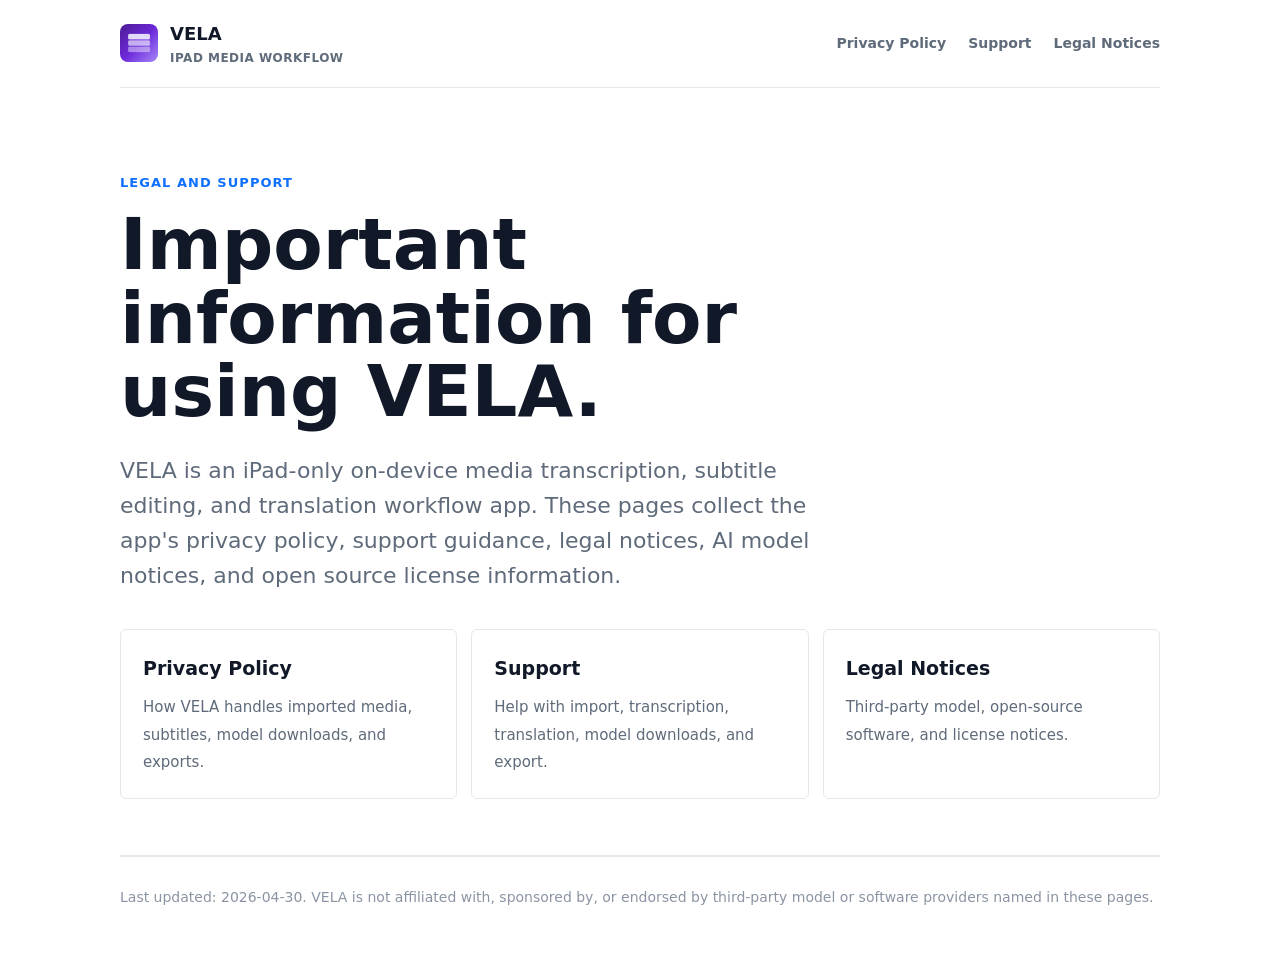
<file: index.html>
<!doctype html>
<html lang="en">
  <head>
    <meta charset="utf-8" />
    <meta name="viewport" content="width=device-width, initial-scale=1" />
    <title>VELA Legal and Support</title>
    <meta
      name="description"
      content="Privacy policy, support information, and legal notices for VELA."
    />
    <link rel="stylesheet" href="./styles.css" />
  </head>
  <body>
    <div class="site-shell">
      <header class="site-header">
        <a class="brand" href="./index.html" aria-label="VELA home">
          <img src="./assets/vela-icon.png" alt="" />
          <span>
            <span class="brand-name">VELA</span>
            <span class="brand-meta">iPad media workflow</span>
          </span>
        </a>
        <nav class="site-nav" aria-label="Legal and support navigation">
          <a href="./privacy-policy.html">Privacy Policy</a>
          <a href="./support.html">Support</a>
          <a href="./legal-notices.html">Legal Notices</a>
        </nav>
      </header>

      <section class="hero" aria-labelledby="page-title">
        <p class="eyebrow">Legal and support</p>
        <h1 id="page-title">Important information for using VELA.</h1>
        <p class="hero-copy">
          VELA is an iPad-only on-device media transcription, subtitle editing,
          and translation workflow app. These pages collect the app's privacy
          policy, support guidance, legal notices, AI model notices, and open
          source license information.
        </p>
        <div class="link-grid">
          <a class="link-card" href="./privacy-policy.html">
            <strong>Privacy Policy</strong>
            <span>How VELA handles imported media, subtitles, model downloads, and exports.</span>
          </a>
          <a class="link-card" href="./support.html">
            <strong>Support</strong>
            <span>Help with import, transcription, translation, model downloads, and export.</span>
          </a>
          <a class="link-card" href="./legal-notices.html">
            <strong>Legal Notices</strong>
            <span>Third-party model, open-source software, and license notices.</span>
          </a>
        </div>
      </section>

      <footer class="site-footer">
        Last updated: 2026-04-30. VELA is not affiliated with, sponsored by, or
        endorsed by third-party model or software providers named in these pages.
      </footer>
    </div>
  </body>
</html>
</file>
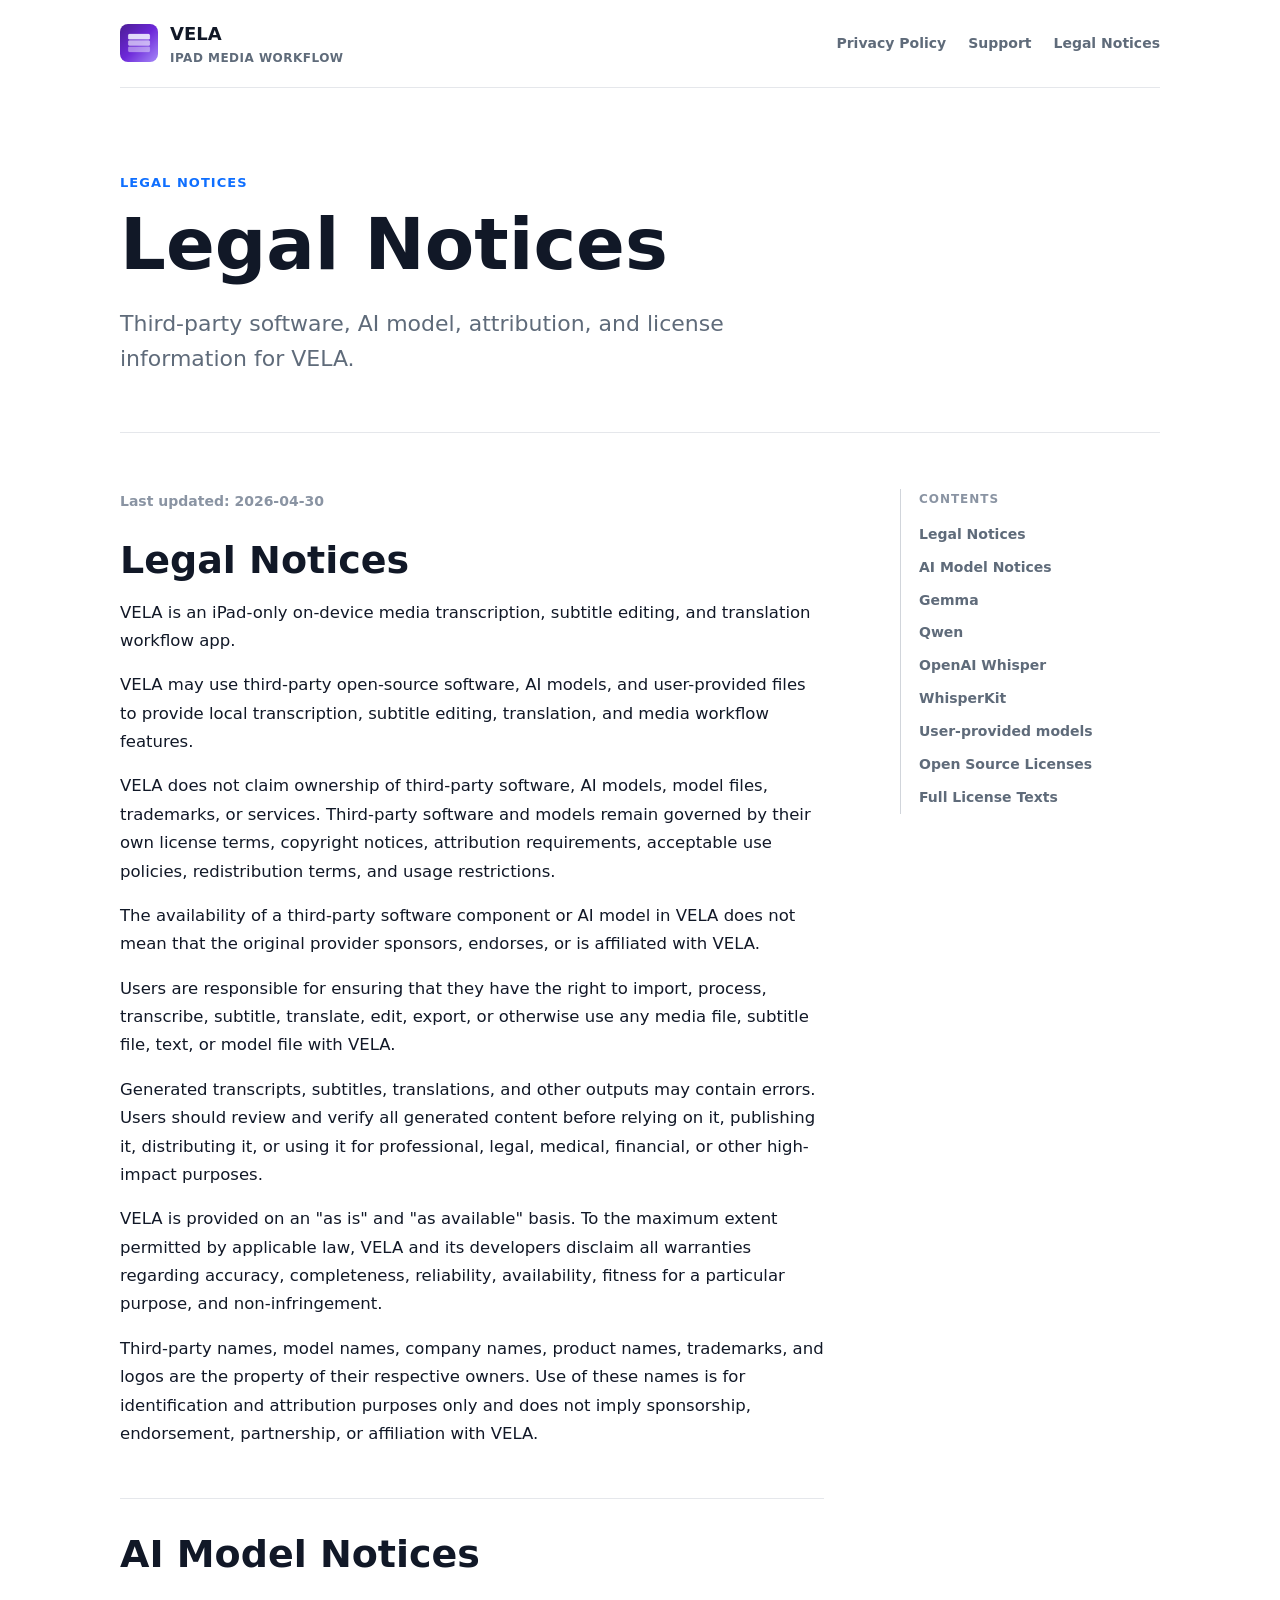
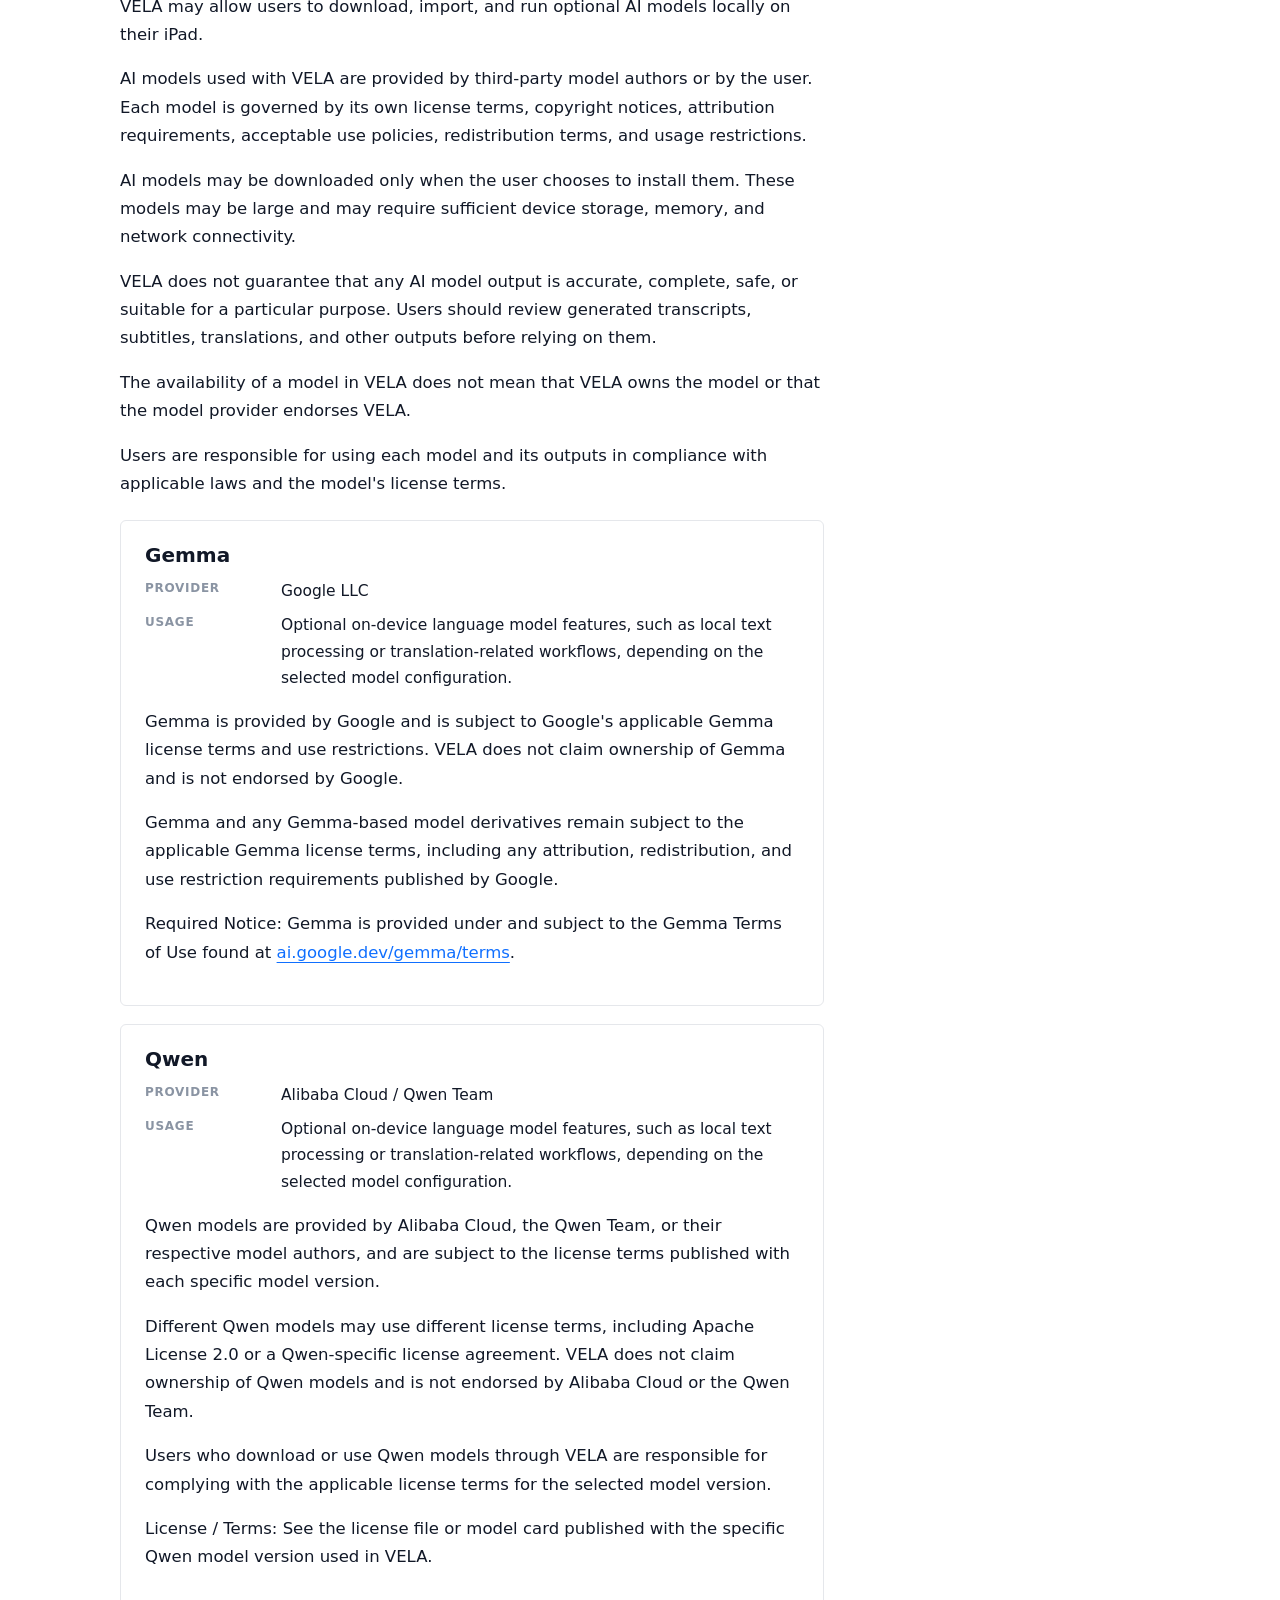
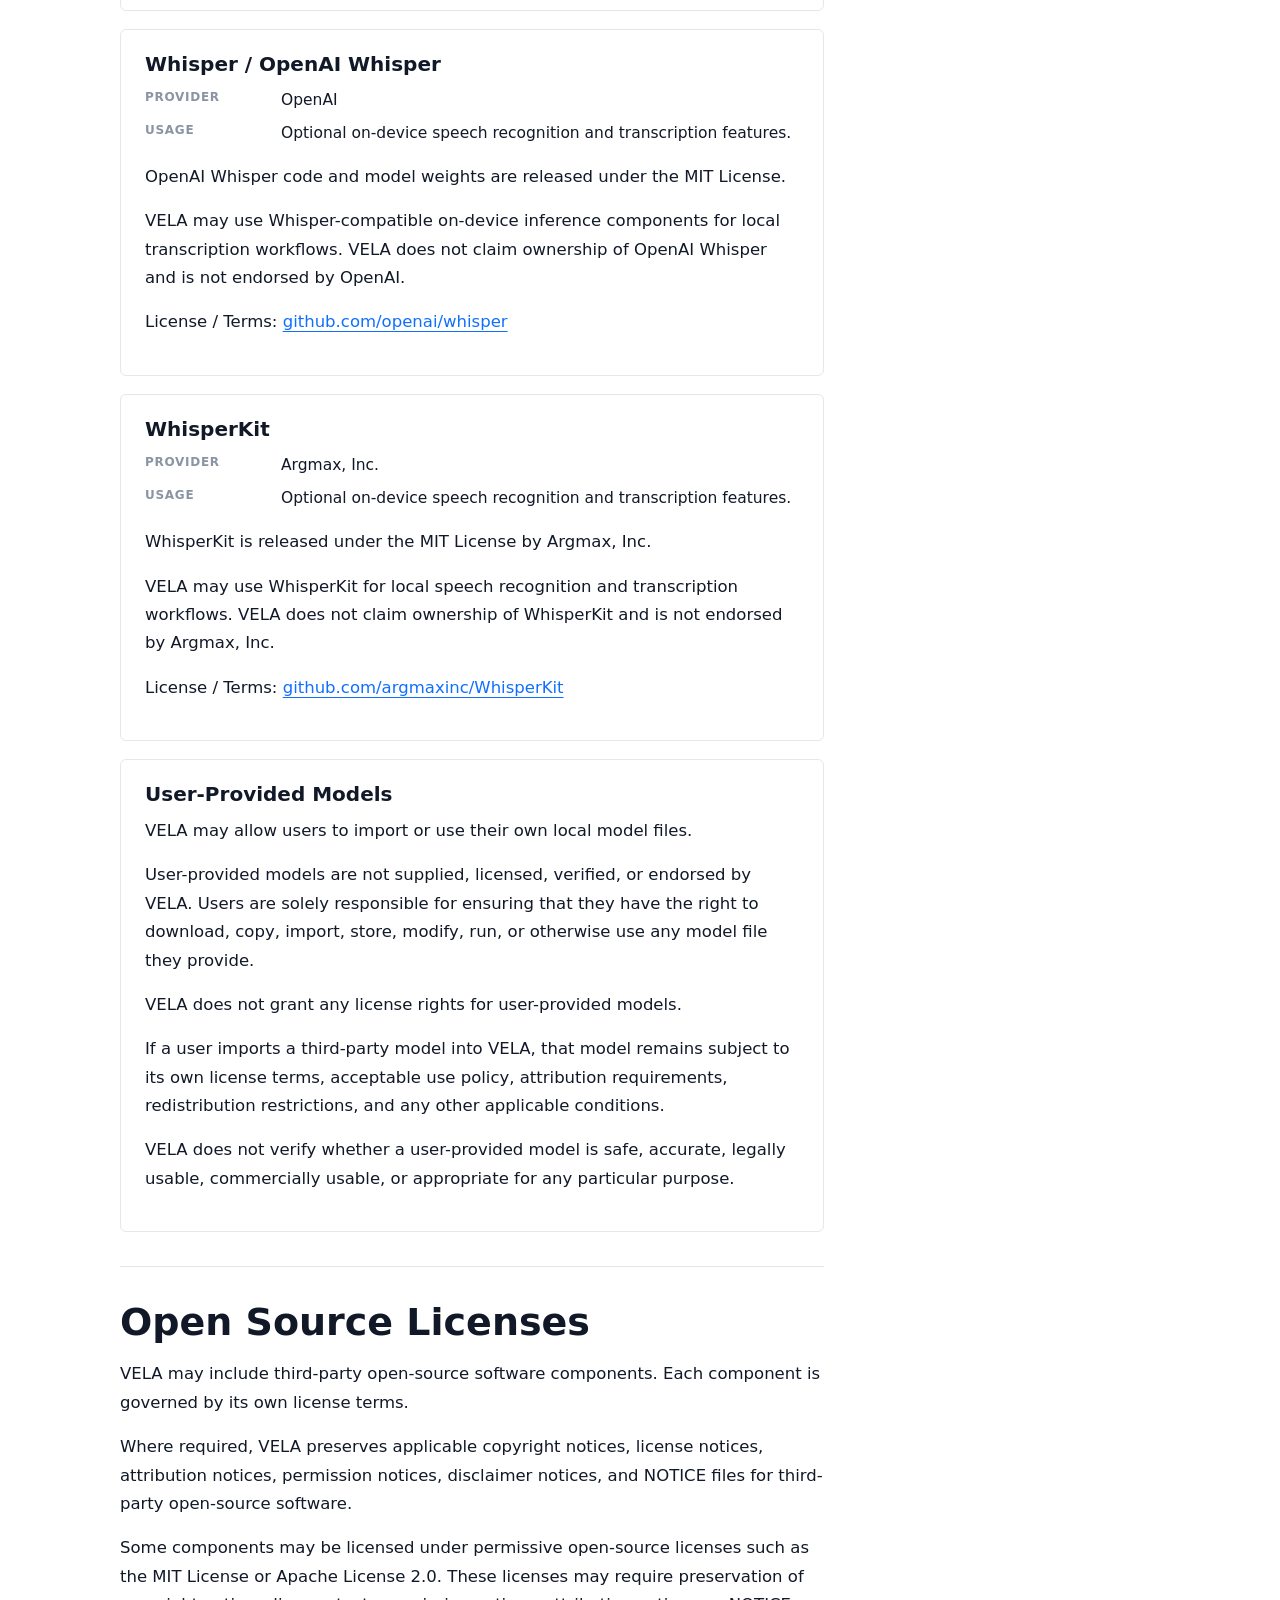
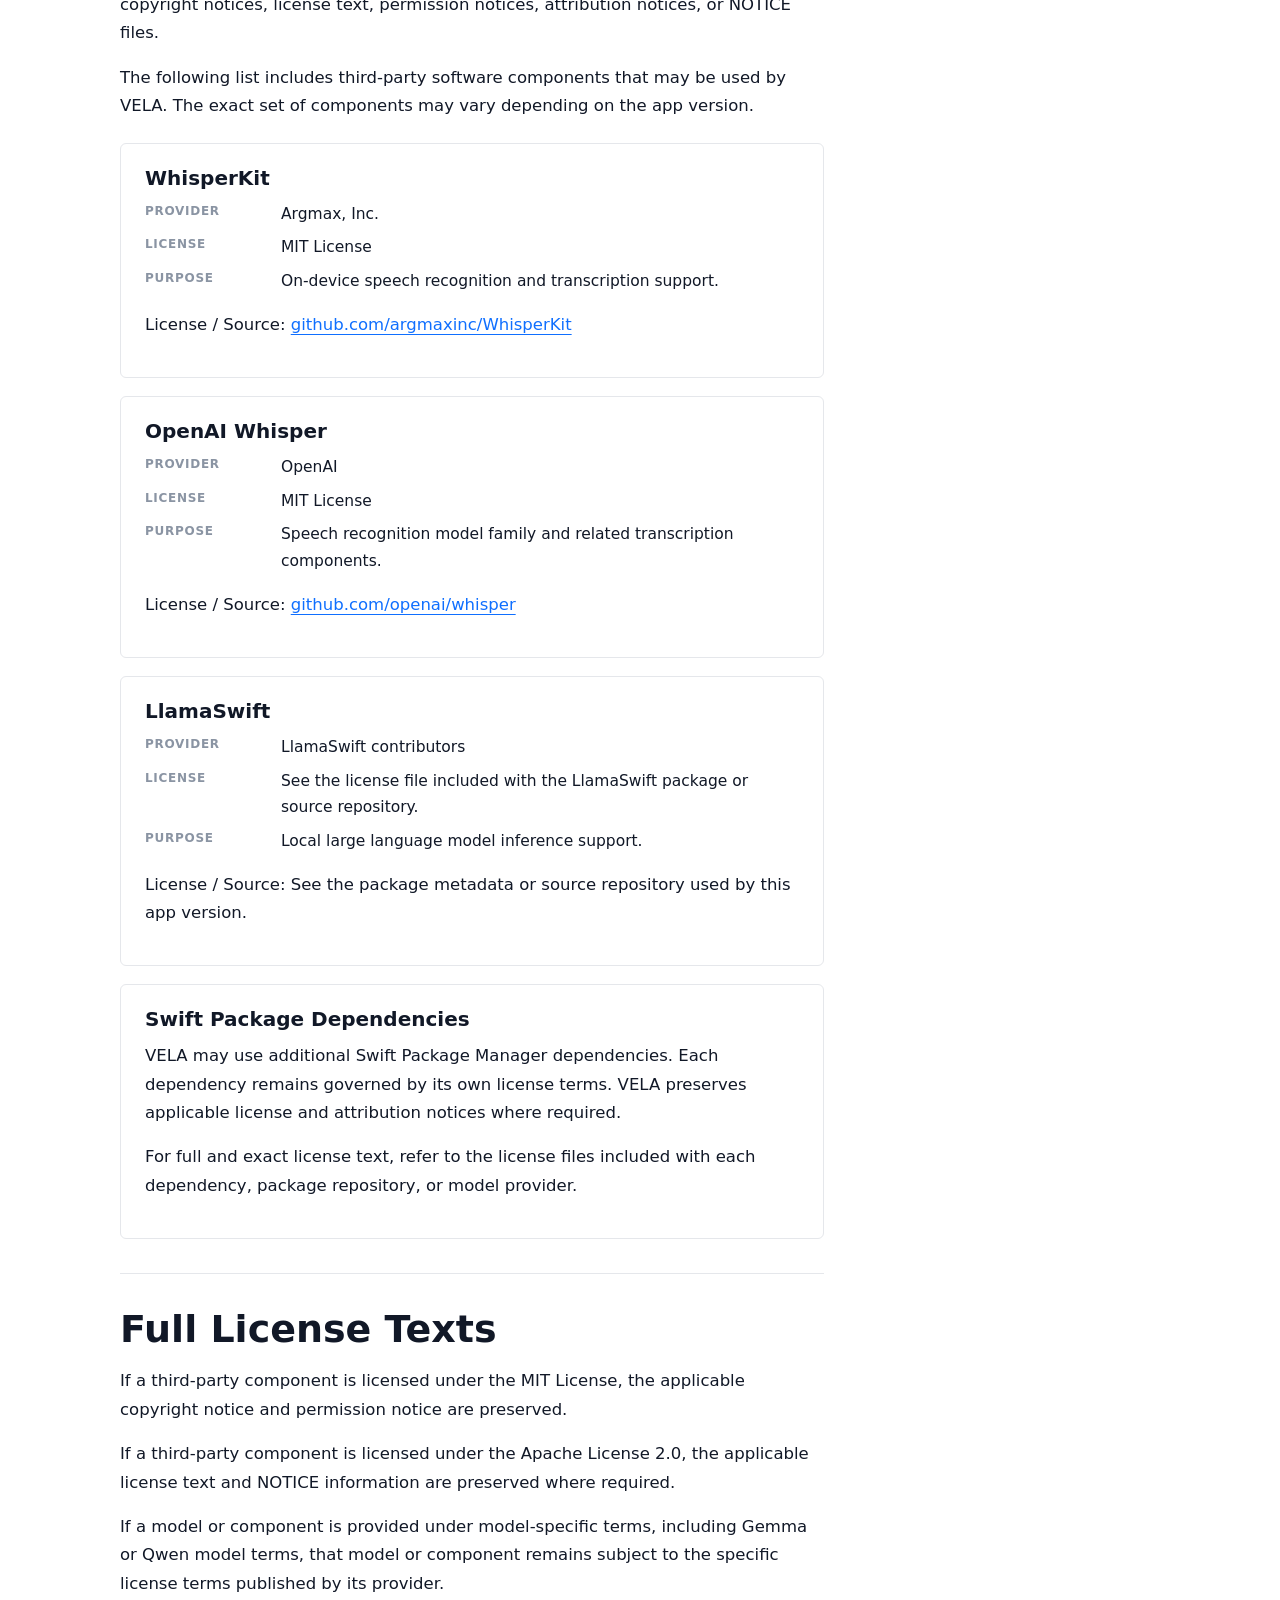
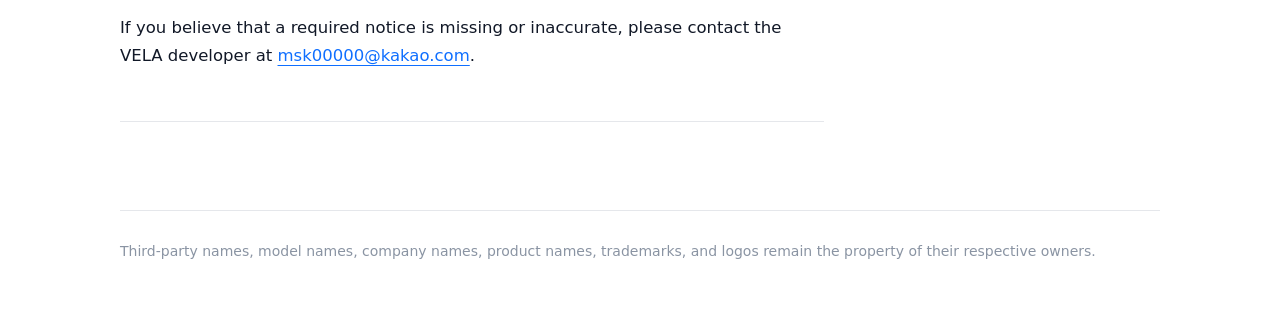
<file: legal-notices.html>
<!doctype html>
<html lang="en">
  <head>
    <meta charset="utf-8" />
    <meta name="viewport" content="width=device-width, initial-scale=1" />
    <title>Legal Notices | VELA</title>
    <meta name="description" content="Legal notices, AI model notices, and open source license notices for VELA." />
    <link rel="stylesheet" href="./styles.css" />
  </head>
  <body>
    <div class="site-shell">
      <header class="site-header">
        <a class="brand" href="./index.html" aria-label="VELA home">
          <img src="./assets/vela-icon.png" alt="" />
          <span>
            <span class="brand-name">VELA</span>
            <span class="brand-meta">iPad media workflow</span>
          </span>
        </a>
        <nav class="site-nav" aria-label="Legal and support navigation">
          <a href="./privacy-policy.html">Privacy Policy</a>
          <a href="./support.html">Support</a>
          <a href="./legal-notices.html">Legal Notices</a>
        </nav>
      </header>

      <section class="hero" aria-labelledby="page-title">
        <p class="eyebrow">Legal Notices</p>
        <h1 id="page-title">Legal Notices</h1>
        <p class="hero-copy">
          Third-party software, AI model, attribution, and license information
          for VELA.
        </p>
      </section>

      <div class="content-grid">
        <main>
          <section id="legal-notices">
            <p class="document-meta">Last updated: 2026-04-30</p>
            <h2>Legal Notices</h2>
            <p>
              VELA is an iPad-only on-device media transcription, subtitle
              editing, and translation workflow app.
            </p>
            <p>
              VELA may use third-party open-source software, AI models, and
              user-provided files to provide local transcription, subtitle
              editing, translation, and media workflow features.
            </p>
            <p>
              VELA does not claim ownership of third-party software, AI models,
              model files, trademarks, or services. Third-party software and
              models remain governed by their own license terms, copyright
              notices, attribution requirements, acceptable use policies,
              redistribution terms, and usage restrictions.
            </p>
            <p>
              The availability of a third-party software component or AI model
              in VELA does not mean that the original provider sponsors,
              endorses, or is affiliated with VELA.
            </p>
            <p>
              Users are responsible for ensuring that they have the right to
              import, process, transcribe, subtitle, translate, edit, export,
              or otherwise use any media file, subtitle file, text, or model
              file with VELA.
            </p>
            <p>
              Generated transcripts, subtitles, translations, and other outputs
              may contain errors. Users should review and verify all generated
              content before relying on it, publishing it, distributing it, or
              using it for professional, legal, medical, financial, or other
              high-impact purposes.
            </p>
            <p>
              VELA is provided on an "as is" and "as available" basis. To the
              maximum extent permitted by applicable law, VELA and its
              developers disclaim all warranties regarding accuracy,
              completeness, reliability, availability, fitness for a particular
              purpose, and non-infringement.
            </p>
            <p>
              Third-party names, model names, company names, product names,
              trademarks, and logos are the property of their respective owners.
              Use of these names is for identification and attribution purposes
              only and does not imply sponsorship, endorsement, partnership, or
              affiliation with VELA.
            </p>
          </section>

          <section id="ai-model-notices">
            <h2>AI Model Notices</h2>
            <p>
              VELA may allow users to download, import, and run optional AI
              models locally on their iPad.
            </p>
            <p>
              AI models used with VELA are provided by third-party model
              authors or by the user. Each model is governed by its own license
              terms, copyright notices, attribution requirements, acceptable use
              policies, redistribution terms, and usage restrictions.
            </p>
            <p>
              AI models may be downloaded only when the user chooses to install
              them. These models may be large and may require sufficient device
              storage, memory, and network connectivity.
            </p>
            <p>
              VELA does not guarantee that any AI model output is accurate,
              complete, safe, or suitable for a particular purpose. Users should
              review generated transcripts, subtitles, translations, and other
              outputs before relying on them.
            </p>
            <p>
              The availability of a model in VELA does not mean that VELA owns
              the model or that the model provider endorses VELA.
            </p>
            <p>
              Users are responsible for using each model and its outputs in
              compliance with applicable laws and the model's license terms.
            </p>

            <div class="notice-list">
              <article class="notice-item" id="gemma">
                <h3>Gemma</h3>
                <dl>
                  <dt>Provider</dt>
                  <dd>Google LLC</dd>
                  <dt>Usage</dt>
                  <dd>
                    Optional on-device language model features, such as local
                    text processing or translation-related workflows, depending
                    on the selected model configuration.
                  </dd>
                </dl>
                <p>
                  Gemma is provided by Google and is subject to Google's
                  applicable Gemma license terms and use restrictions. VELA does
                  not claim ownership of Gemma and is not endorsed by Google.
                </p>
                <p>
                  Gemma and any Gemma-based model derivatives remain subject to
                  the applicable Gemma license terms, including any attribution,
                  redistribution, and use restriction requirements published by
                  Google.
                </p>
                <p>
                  Required Notice: Gemma is provided under and subject to the
                  Gemma Terms of Use found at
                  <a href="https://ai.google.dev/gemma/terms">ai.google.dev/gemma/terms</a>.
                </p>
              </article>

              <article class="notice-item" id="qwen">
                <h3>Qwen</h3>
                <dl>
                  <dt>Provider</dt>
                  <dd>Alibaba Cloud / Qwen Team</dd>
                  <dt>Usage</dt>
                  <dd>
                    Optional on-device language model features, such as local
                    text processing or translation-related workflows, depending
                    on the selected model configuration.
                  </dd>
                </dl>
                <p>
                  Qwen models are provided by Alibaba Cloud, the Qwen Team, or
                  their respective model authors, and are subject to the license
                  terms published with each specific model version.
                </p>
                <p>
                  Different Qwen models may use different license terms,
                  including Apache License 2.0 or a Qwen-specific license
                  agreement. VELA does not claim ownership of Qwen models and is
                  not endorsed by Alibaba Cloud or the Qwen Team.
                </p>
                <p>
                  Users who download or use Qwen models through VELA are
                  responsible for complying with the applicable license terms for
                  the selected model version.
                </p>
                <p>
                  License / Terms: See the license file or model card published
                  with the specific Qwen model version used in VELA.
                </p>
              </article>

              <article class="notice-item" id="whisper">
                <h3>Whisper / OpenAI Whisper</h3>
                <dl>
                  <dt>Provider</dt>
                  <dd>OpenAI</dd>
                  <dt>Usage</dt>
                  <dd>Optional on-device speech recognition and transcription features.</dd>
                </dl>
                <p>
                  OpenAI Whisper code and model weights are released under the
                  MIT License.
                </p>
                <p>
                  VELA may use Whisper-compatible on-device inference
                  components for local transcription workflows. VELA does not
                  claim ownership of OpenAI Whisper and is not endorsed by
                  OpenAI.
                </p>
                <p>
                  License / Terms:
                  <a href="https://github.com/openai/whisper">github.com/openai/whisper</a>
                </p>
              </article>

              <article class="notice-item" id="whisperkit">
                <h3>WhisperKit</h3>
                <dl>
                  <dt>Provider</dt>
                  <dd>Argmax, Inc.</dd>
                  <dt>Usage</dt>
                  <dd>Optional on-device speech recognition and transcription features.</dd>
                </dl>
                <p>WhisperKit is released under the MIT License by Argmax, Inc.</p>
                <p>
                  VELA may use WhisperKit for local speech recognition and
                  transcription workflows. VELA does not claim ownership of
                  WhisperKit and is not endorsed by Argmax, Inc.
                </p>
                <p>
                  License / Terms:
                  <a href="https://github.com/argmaxinc/WhisperKit">github.com/argmaxinc/WhisperKit</a>
                </p>
              </article>

              <article class="notice-item" id="user-models">
                <h3>User-Provided Models</h3>
                <p>
                  VELA may allow users to import or use their own local model
                  files.
                </p>
                <p>
                  User-provided models are not supplied, licensed, verified, or
                  endorsed by VELA. Users are solely responsible for ensuring
                  that they have the right to download, copy, import, store,
                  modify, run, or otherwise use any model file they provide.
                </p>
                <p>VELA does not grant any license rights for user-provided models.</p>
                <p>
                  If a user imports a third-party model into VELA, that model
                  remains subject to its own license terms, acceptable use
                  policy, attribution requirements, redistribution restrictions,
                  and any other applicable conditions.
                </p>
                <p>
                  VELA does not verify whether a user-provided model is safe,
                  accurate, legally usable, commercially usable, or appropriate
                  for any particular purpose.
                </p>
              </article>
            </div>
          </section>

          <section id="open-source">
            <h2>Open Source Licenses</h2>
            <p>
              VELA may include third-party open-source software components.
              Each component is governed by its own license terms.
            </p>
            <p>
              Where required, VELA preserves applicable copyright notices,
              license notices, attribution notices, permission notices,
              disclaimer notices, and NOTICE files for third-party open-source
              software.
            </p>
            <p>
              Some components may be licensed under permissive open-source
              licenses such as the MIT License or Apache License 2.0. These
              licenses may require preservation of copyright notices, license
              text, permission notices, attribution notices, or NOTICE files.
            </p>
            <p>
              The following list includes third-party software components that
              may be used by VELA. The exact set of components may vary
              depending on the app version.
            </p>

            <div class="notice-list">
              <article class="notice-item">
                <h3>WhisperKit</h3>
                <dl>
                  <dt>Provider</dt>
                  <dd>Argmax, Inc.</dd>
                  <dt>License</dt>
                  <dd>MIT License</dd>
                  <dt>Purpose</dt>
                  <dd>On-device speech recognition and transcription support.</dd>
                </dl>
                <p>
                  License / Source:
                  <a href="https://github.com/argmaxinc/WhisperKit">github.com/argmaxinc/WhisperKit</a>
                </p>
              </article>

              <article class="notice-item">
                <h3>OpenAI Whisper</h3>
                <dl>
                  <dt>Provider</dt>
                  <dd>OpenAI</dd>
                  <dt>License</dt>
                  <dd>MIT License</dd>
                  <dt>Purpose</dt>
                  <dd>Speech recognition model family and related transcription components.</dd>
                </dl>
                <p>
                  License / Source:
                  <a href="https://github.com/openai/whisper">github.com/openai/whisper</a>
                </p>
              </article>

              <article class="notice-item">
                <h3>LlamaSwift</h3>
                <dl>
                  <dt>Provider</dt>
                  <dd>LlamaSwift contributors</dd>
                  <dt>License</dt>
                  <dd>See the license file included with the LlamaSwift package or source repository.</dd>
                  <dt>Purpose</dt>
                  <dd>Local large language model inference support.</dd>
                </dl>
                <p>
                  License / Source: See the package metadata or source
                  repository used by this app version.
                </p>
              </article>

              <article class="notice-item">
                <h3>Swift Package Dependencies</h3>
                <p>
                  VELA may use additional Swift Package Manager dependencies.
                  Each dependency remains governed by its own license terms.
                  VELA preserves applicable license and attribution notices
                  where required.
                </p>
                <p>
                  For full and exact license text, refer to the license files
                  included with each dependency, package repository, or model
                  provider.
                </p>
              </article>
            </div>
          </section>

          <section id="full-license-texts">
            <h2>Full License Texts</h2>
            <p>
              If a third-party component is licensed under the MIT License, the
              applicable copyright notice and permission notice are preserved.
            </p>
            <p>
              If a third-party component is licensed under the Apache License
              2.0, the applicable license text and NOTICE information are
              preserved where required.
            </p>
            <p>
              If a model or component is provided under model-specific terms,
              including Gemma or Qwen model terms, that model or component
              remains subject to the specific license terms published by its
              provider.
            </p>
            <p>
              If you believe that a required notice is missing or inaccurate,
              please contact the VELA developer at
              <a href="mailto:msk00000@kakao.com">msk00000@kakao.com</a>.
            </p>
          </section>
        </main>

        <aside class="toc" aria-label="Page contents">
          <p class="toc-title">Contents</p>
          <a href="#legal-notices">Legal Notices</a>
          <a href="#ai-model-notices">AI Model Notices</a>
          <a href="#gemma">Gemma</a>
          <a href="#qwen">Qwen</a>
          <a href="#whisper">OpenAI Whisper</a>
          <a href="#whisperkit">WhisperKit</a>
          <a href="#user-models">User-provided models</a>
          <a href="#open-source">Open Source Licenses</a>
          <a href="#full-license-texts">Full License Texts</a>
        </aside>
      </div>

      <footer class="site-footer">
        Third-party names, model names, company names, product names,
        trademarks, and logos remain the property of their respective owners.
      </footer>
    </div>
  </body>
</html>
</file>
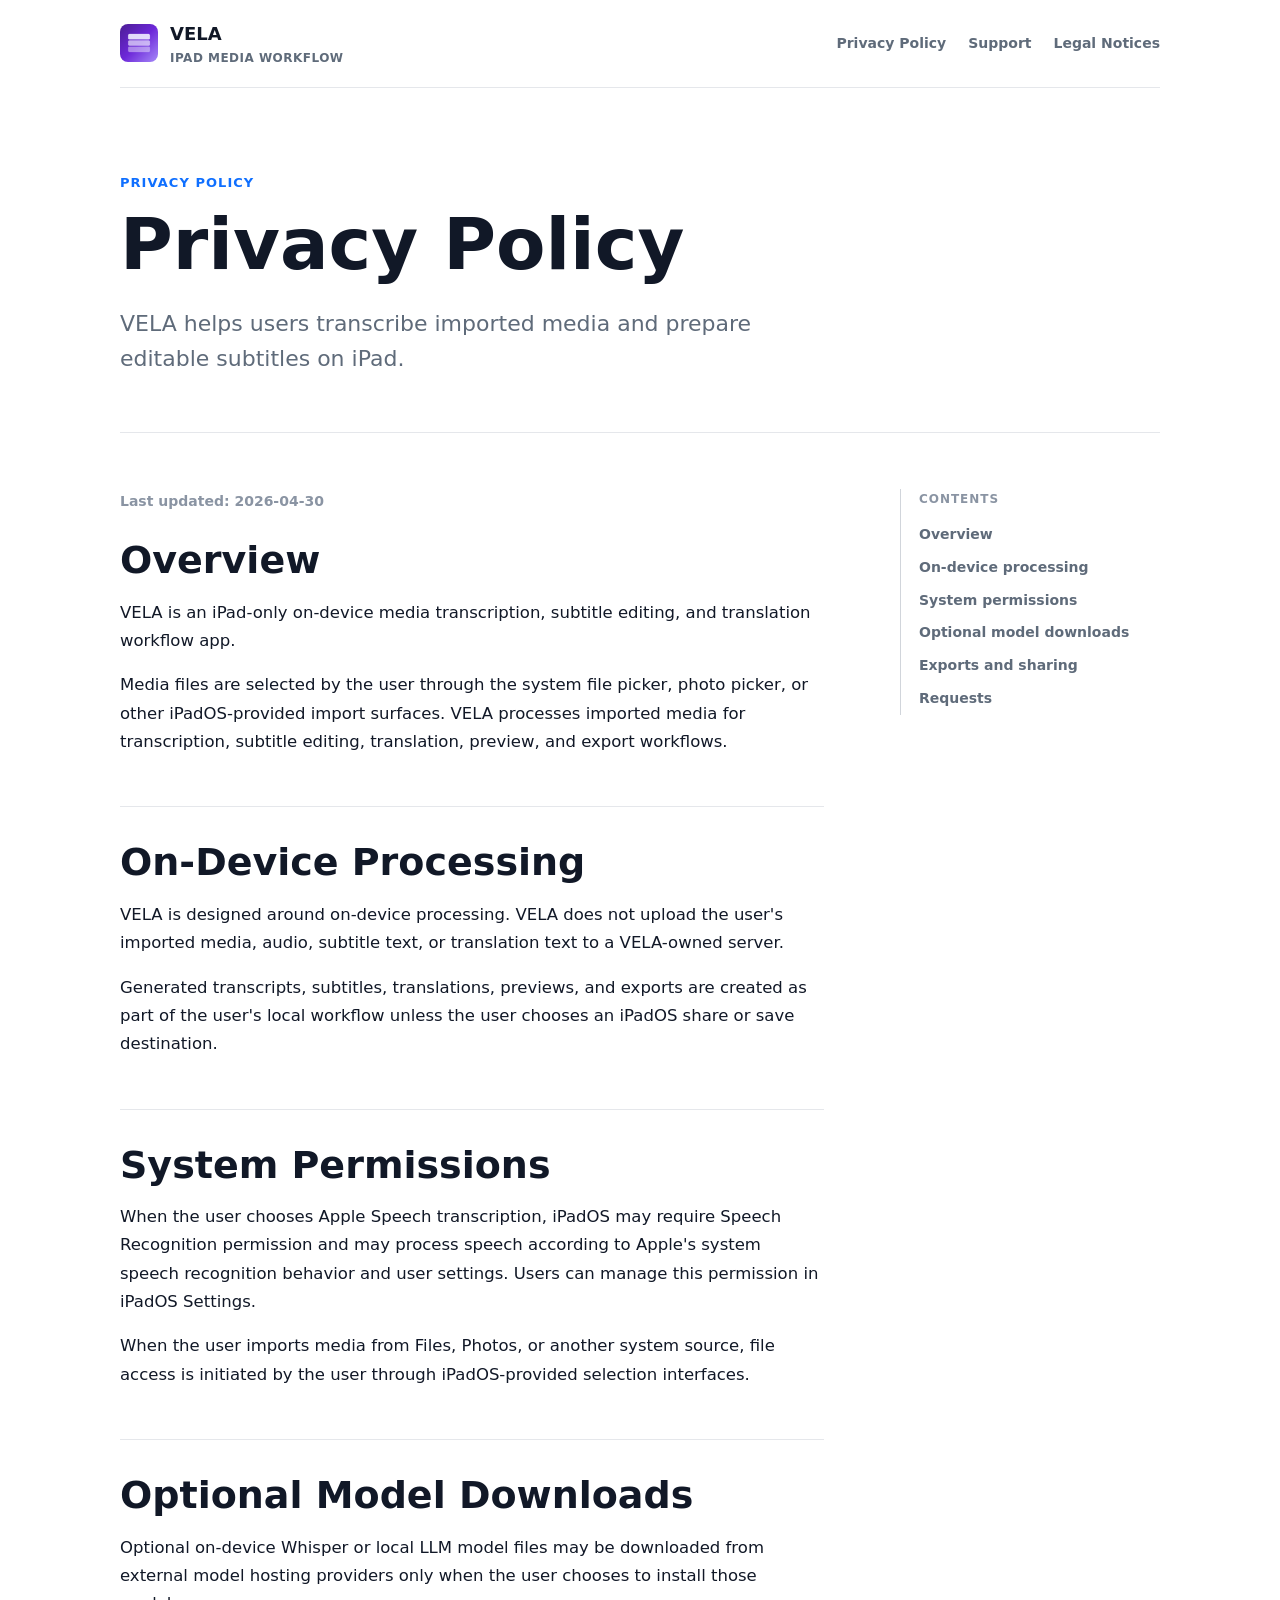
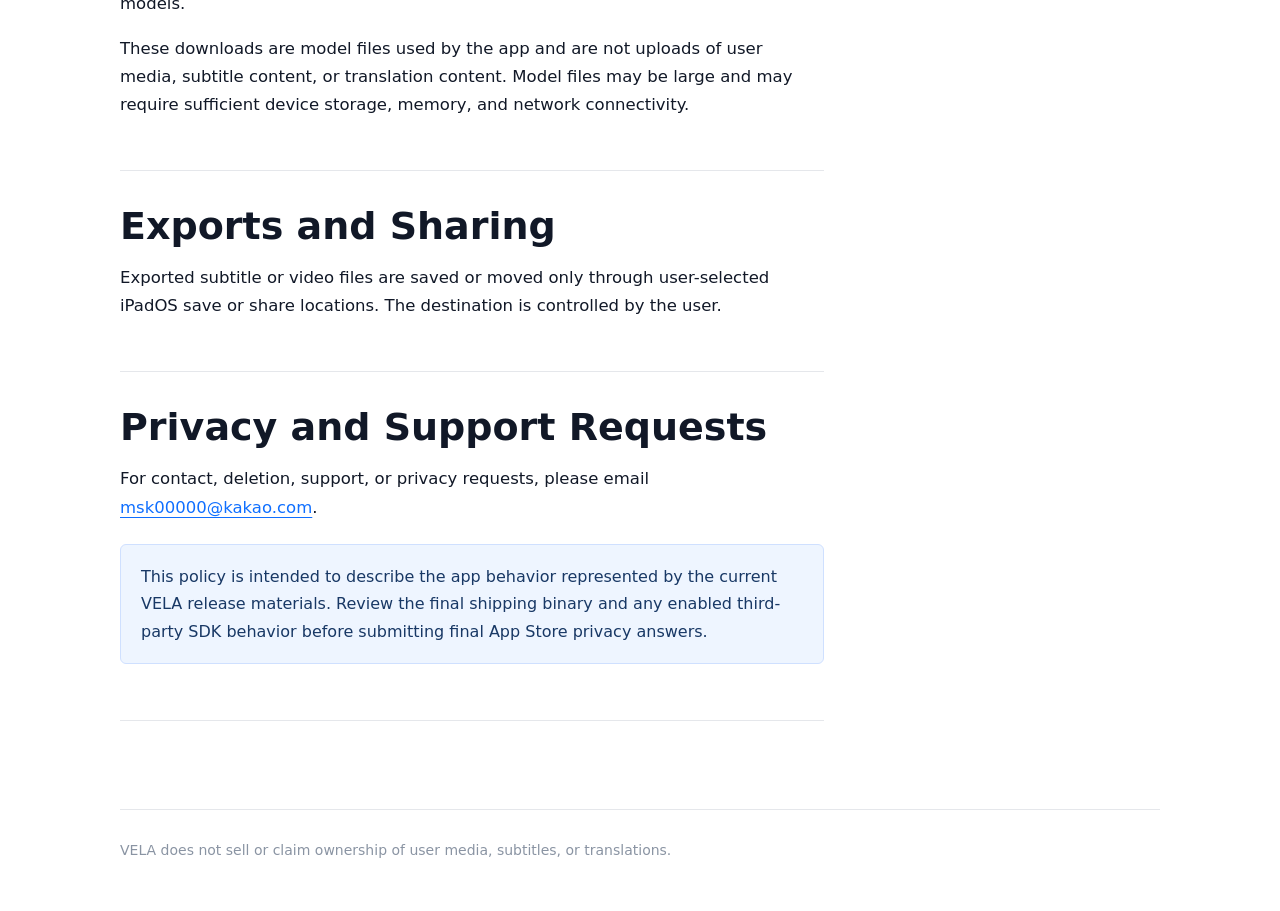
<file: privacy-policy.html>
<!doctype html>
<html lang="en">
  <head>
    <meta charset="utf-8" />
    <meta name="viewport" content="width=device-width, initial-scale=1" />
    <title>Privacy Policy | VELA</title>
    <meta name="description" content="Privacy Policy for VELA." />
    <link rel="stylesheet" href="./styles.css" />
  </head>
  <body>
    <div class="site-shell">
      <header class="site-header">
        <a class="brand" href="./index.html" aria-label="VELA home">
          <img src="./assets/vela-icon.png" alt="" />
          <span>
            <span class="brand-name">VELA</span>
            <span class="brand-meta">iPad media workflow</span>
          </span>
        </a>
        <nav class="site-nav" aria-label="Legal and support navigation">
          <a href="./privacy-policy.html">Privacy Policy</a>
          <a href="./support.html">Support</a>
          <a href="./legal-notices.html">Legal Notices</a>
        </nav>
      </header>

      <section class="hero" aria-labelledby="page-title">
        <p class="eyebrow">Privacy Policy</p>
        <h1 id="page-title">Privacy Policy</h1>
        <p class="hero-copy">
          VELA helps users transcribe imported media and prepare editable
          subtitles on iPad.
        </p>
      </section>

      <div class="content-grid">
        <main>
          <section id="overview">
            <p class="document-meta">Last updated: 2026-04-30</p>
            <h2>Overview</h2>
            <p>
              VELA is an iPad-only on-device media transcription, subtitle
              editing, and translation workflow app.
            </p>
            <p>
              Media files are selected by the user through the system file
              picker, photo picker, or other iPadOS-provided import surfaces.
              VELA processes imported media for transcription, subtitle
              editing, translation, preview, and export workflows.
            </p>
          </section>

          <section id="on-device">
            <h2>On-Device Processing</h2>
            <p>
              VELA is designed around on-device processing. VELA does not
              upload the user's imported media, audio, subtitle text, or
              translation text to a VELA-owned server.
            </p>
            <p>
              Generated transcripts, subtitles, translations, previews, and
              exports are created as part of the user's local workflow unless
              the user chooses an iPadOS share or save destination.
            </p>
          </section>

          <section id="permissions">
            <h2>System Permissions</h2>
            <p>
              When the user chooses Apple Speech transcription, iPadOS may
              require Speech Recognition permission and may process speech
              according to Apple's system speech recognition behavior and user
              settings. Users can manage this permission in iPadOS Settings.
            </p>
            <p>
              When the user imports media from Files, Photos, or another
              system source, file access is initiated by the user through
              iPadOS-provided selection interfaces.
            </p>
          </section>

          <section id="model-downloads">
            <h2>Optional Model Downloads</h2>
            <p>
              Optional on-device Whisper or local LLM model files may be
              downloaded from external model hosting providers only when the
              user chooses to install those models.
            </p>
            <p>
              These downloads are model files used by the app and are not
              uploads of user media, subtitle content, or translation content.
              Model files may be large and may require sufficient device
              storage, memory, and network connectivity.
            </p>
          </section>

          <section id="exports">
            <h2>Exports and Sharing</h2>
            <p>
              Exported subtitle or video files are saved or moved only through
              user-selected iPadOS save or share locations. The destination is
              controlled by the user.
            </p>
          </section>

          <section id="requests">
            <h2>Privacy and Support Requests</h2>
            <p>
              For contact, deletion, support, or privacy requests, please email
              <a href="mailto:msk00000@kakao.com">msk00000@kakao.com</a>.
            </p>
            <div class="callout">
              This policy is intended to describe the app behavior represented
              by the current VELA release materials. Review the final shipping
              binary and any enabled third-party SDK behavior before submitting
              final App Store privacy answers.
            </div>
          </section>
        </main>

        <aside class="toc" aria-label="Page contents">
          <p class="toc-title">Contents</p>
          <a href="#overview">Overview</a>
          <a href="#on-device">On-device processing</a>
          <a href="#permissions">System permissions</a>
          <a href="#model-downloads">Optional model downloads</a>
          <a href="#exports">Exports and sharing</a>
          <a href="#requests">Requests</a>
        </aside>
      </div>

      <footer class="site-footer">
        VELA does not sell or claim ownership of user media, subtitles, or
        translations.
      </footer>
    </div>
  </body>
</html>
</file>
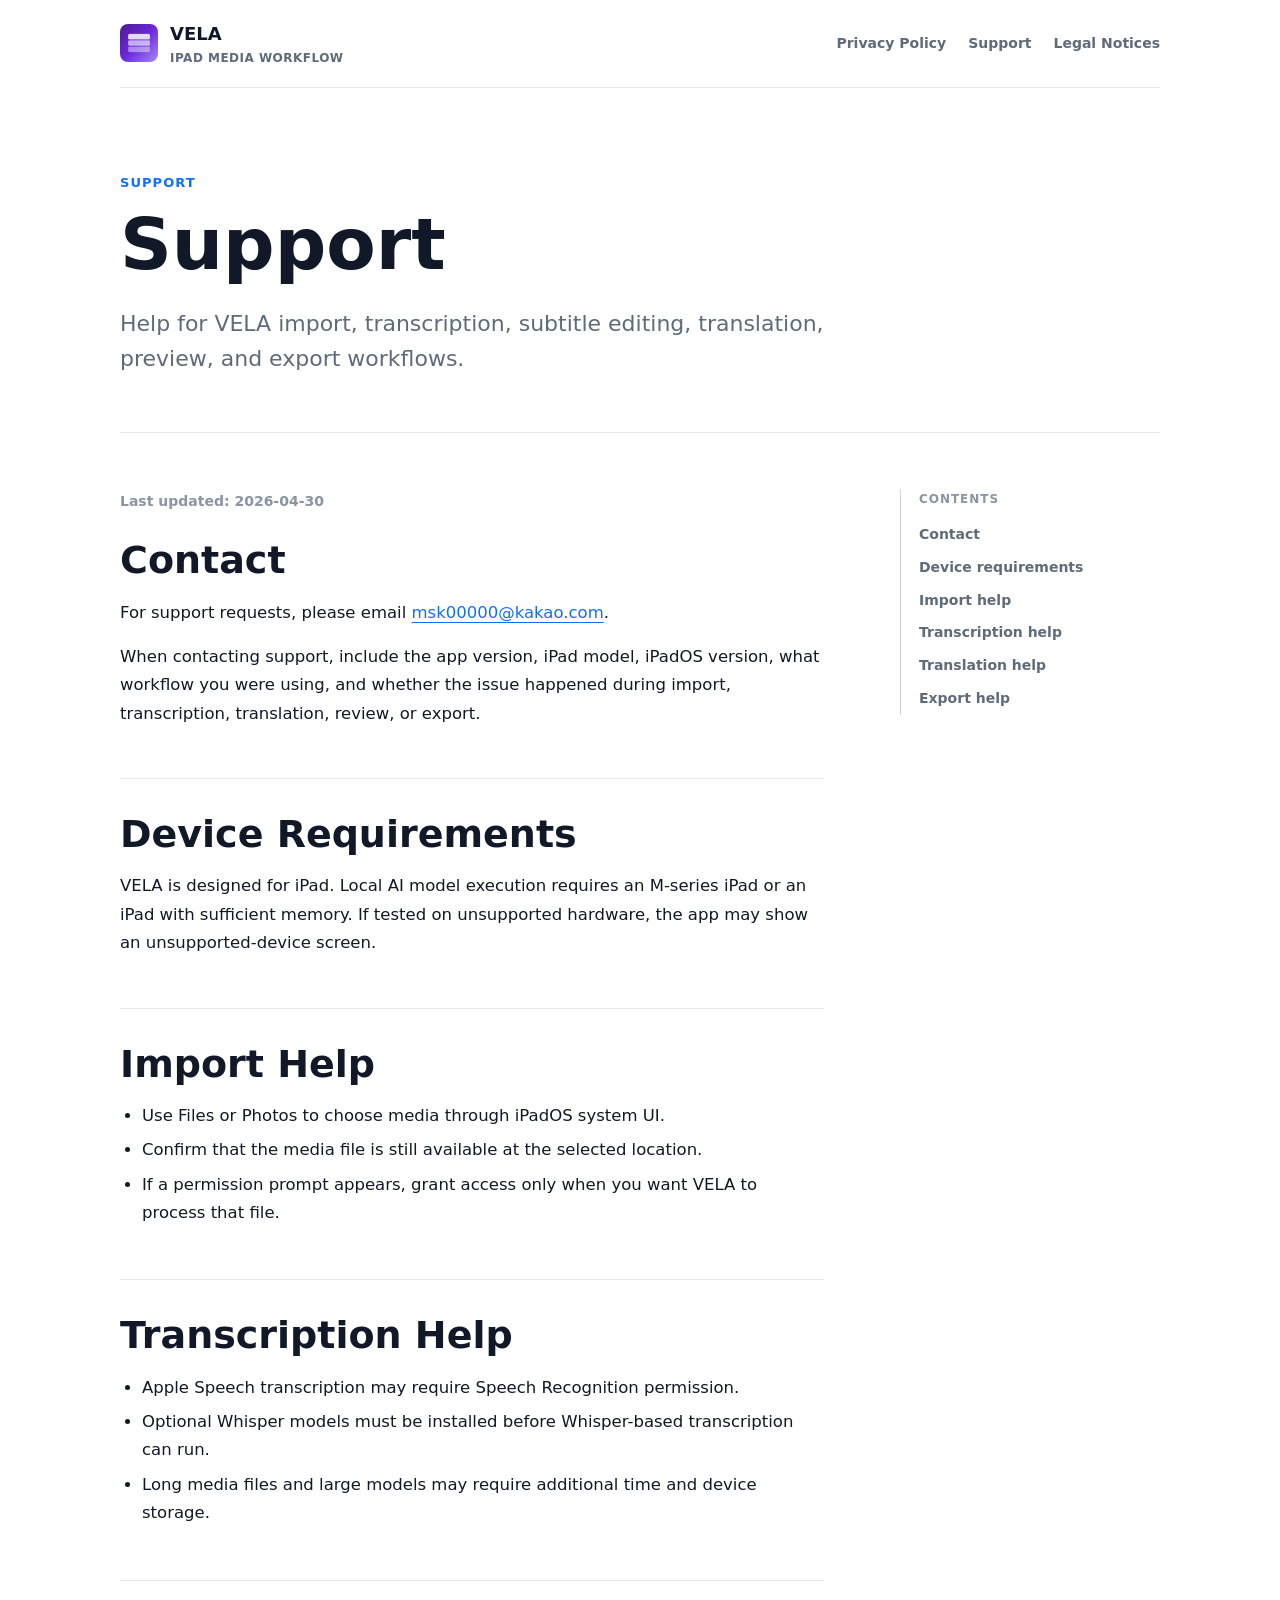
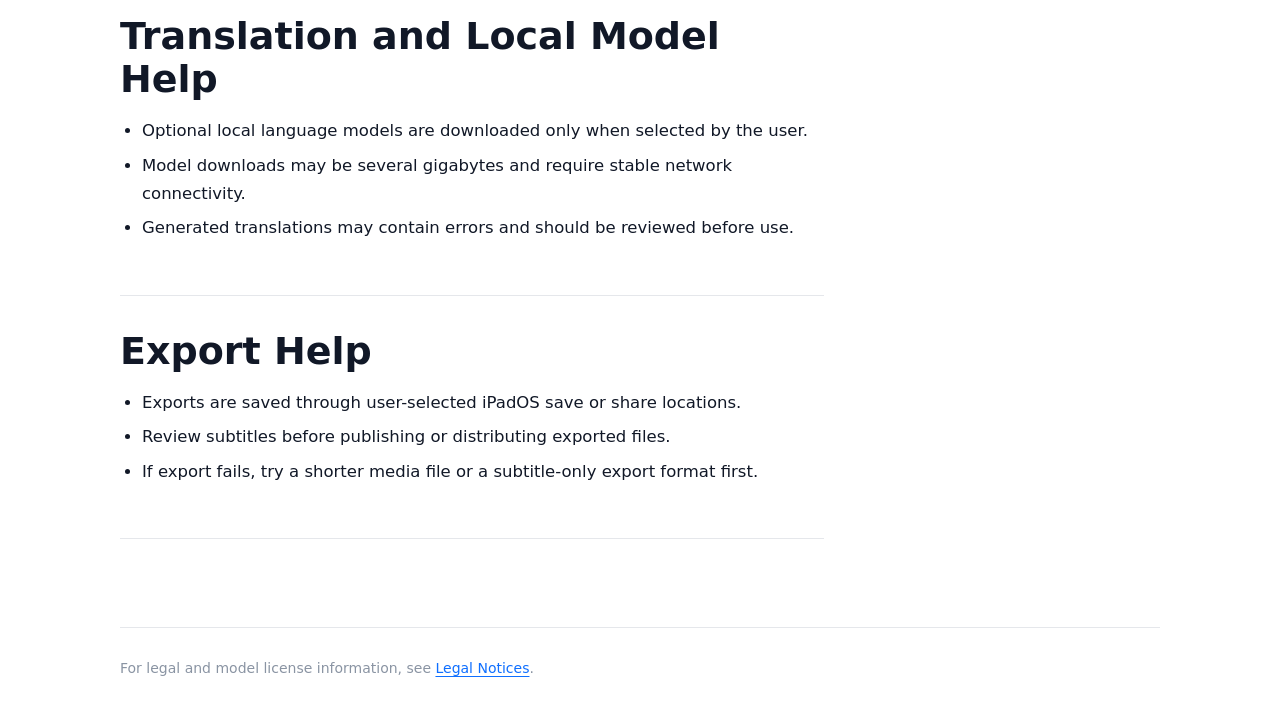
<file: support.html>
<!doctype html>
<html lang="en">
  <head>
    <meta charset="utf-8" />
    <meta name="viewport" content="width=device-width, initial-scale=1" />
    <title>Support | VELA</title>
    <meta name="description" content="Support information for VELA." />
    <link rel="stylesheet" href="./styles.css" />
  </head>
  <body>
    <div class="site-shell">
      <header class="site-header">
        <a class="brand" href="./index.html" aria-label="VELA home">
          <img src="./assets/vela-icon.png" alt="" />
          <span>
            <span class="brand-name">VELA</span>
            <span class="brand-meta">iPad media workflow</span>
          </span>
        </a>
        <nav class="site-nav" aria-label="Legal and support navigation">
          <a href="./privacy-policy.html">Privacy Policy</a>
          <a href="./support.html">Support</a>
          <a href="./legal-notices.html">Legal Notices</a>
        </nav>
      </header>

      <section class="hero" aria-labelledby="page-title">
        <p class="eyebrow">Support</p>
        <h1 id="page-title">Support</h1>
        <p class="hero-copy">
          Help for VELA import, transcription, subtitle editing, translation,
          preview, and export workflows.
        </p>
      </section>

      <div class="content-grid">
        <main>
          <section id="contact">
            <p class="document-meta">Last updated: 2026-04-30</p>
            <h2>Contact</h2>
            <p>
              For support requests, please email
              <a href="mailto:msk00000@kakao.com">msk00000@kakao.com</a>.
            </p>
            <p>
              When contacting support, include the app version, iPad model,
              iPadOS version, what workflow you were using, and whether the
              issue happened during import, transcription, translation, review,
              or export.
            </p>
          </section>

          <section id="requirements">
            <h2>Device Requirements</h2>
            <p>
              VELA is designed for iPad. Local AI model execution requires an
              M-series iPad or an iPad with sufficient memory. If tested on
              unsupported hardware, the app may show an unsupported-device
              screen.
            </p>
          </section>

          <section id="import">
            <h2>Import Help</h2>
            <ul>
              <li>Use Files or Photos to choose media through iPadOS system UI.</li>
              <li>Confirm that the media file is still available at the selected location.</li>
              <li>If a permission prompt appears, grant access only when you want VELA to process that file.</li>
            </ul>
          </section>

          <section id="transcription">
            <h2>Transcription Help</h2>
            <ul>
              <li>Apple Speech transcription may require Speech Recognition permission.</li>
              <li>Optional Whisper models must be installed before Whisper-based transcription can run.</li>
              <li>Long media files and large models may require additional time and device storage.</li>
            </ul>
          </section>

          <section id="translation">
            <h2>Translation and Local Model Help</h2>
            <ul>
              <li>Optional local language models are downloaded only when selected by the user.</li>
              <li>Model downloads may be several gigabytes and require stable network connectivity.</li>
              <li>Generated translations may contain errors and should be reviewed before use.</li>
            </ul>
          </section>

          <section id="export">
            <h2>Export Help</h2>
            <ul>
              <li>Exports are saved through user-selected iPadOS save or share locations.</li>
              <li>Review subtitles before publishing or distributing exported files.</li>
              <li>If export fails, try a shorter media file or a subtitle-only export format first.</li>
            </ul>
          </section>
        </main>

        <aside class="toc" aria-label="Page contents">
          <p class="toc-title">Contents</p>
          <a href="#contact">Contact</a>
          <a href="#requirements">Device requirements</a>
          <a href="#import">Import help</a>
          <a href="#transcription">Transcription help</a>
          <a href="#translation">Translation help</a>
          <a href="#export">Export help</a>
        </aside>
      </div>

      <footer class="site-footer">
        For legal and model license information, see <a href="./legal-notices.html">Legal Notices</a>.
      </footer>
    </div>
  </body>
</html>
</file>
<file: styles.css>
:root {
  color-scheme: light;
  --page: #ffffff;
  --ink: #111827;
  --muted: #5f6b7a;
  --soft: #8a94a3;
  --line: #e5e7eb;
  --line-strong: #d1d5db;
  --accent: #0f6fff;
  --accent-soft: #eef5ff;
  --focus: rgba(15, 111, 255, 0.28);
  font-family:
    ui-sans-serif,
    system-ui,
    -apple-system,
    BlinkMacSystemFont,
    "SF Pro Text",
    "Segoe UI",
    sans-serif;
}

* {
  box-sizing: border-box;
}

html,
body {
  min-height: 100%;
  background: var(--page);
}

body {
  margin: 0;
  color: var(--ink);
  font-size: 16px;
  line-height: 1.72;
  text-rendering: optimizeLegibility;
  -webkit-font-smoothing: antialiased;
}

a {
  color: var(--accent);
  text-decoration-thickness: 1px;
  text-underline-offset: 0.22em;
}

a:hover {
  color: #084fb3;
}

a:focus-visible {
  outline: 3px solid var(--focus);
  outline-offset: 4px;
  border-radius: 4px;
}

.site-shell {
  width: min(1040px, calc(100% - 48px));
  margin: 0 auto;
}

.site-header {
  display: flex;
  align-items: center;
  justify-content: space-between;
  gap: 28px;
  min-height: 88px;
  border-bottom: 1px solid var(--line);
}

.brand {
  display: inline-flex;
  align-items: center;
  gap: 12px;
  color: var(--ink);
  text-decoration: none;
}

.brand img {
  width: 38px;
  height: 38px;
  border-radius: 8px;
}

.brand-name {
  display: block;
  font-size: 18px;
  font-weight: 750;
  letter-spacing: 0;
}

.brand-meta {
  display: block;
  margin-top: -2px;
  color: var(--muted);
  font-size: 12px;
  font-weight: 600;
  letter-spacing: 0.04em;
  text-transform: uppercase;
}

.site-nav {
  display: flex;
  align-items: center;
  flex-wrap: wrap;
  justify-content: flex-end;
  gap: 22px;
}

.site-nav a {
  min-height: 44px;
  display: inline-flex;
  align-items: center;
  color: var(--muted);
  font-size: 14px;
  font-weight: 650;
  text-decoration: none;
}

.site-nav a:hover {
  color: var(--ink);
}

.hero {
  padding: 84px 0 56px;
  border-bottom: 1px solid var(--line);
}

.eyebrow {
  margin: 0 0 14px;
  color: var(--accent);
  font-size: 13px;
  font-weight: 750;
  letter-spacing: 0.08em;
  text-transform: uppercase;
}

h1 {
  max-width: 780px;
  margin: 0;
  font-size: clamp(40px, 6vw, 72px);
  font-weight: 760;
  line-height: 1.02;
  letter-spacing: 0;
}

.hero-copy {
  max-width: 720px;
  margin: 24px 0 0;
  color: var(--muted);
  font-size: clamp(18px, 2vw, 22px);
  line-height: 1.6;
}

.content-grid {
  display: grid;
  grid-template-columns: minmax(0, 1fr) 260px;
  gap: 76px;
  padding: 56px 0 88px;
  align-items: start;
}

main {
  min-width: 0;
}

.toc {
  position: sticky;
  top: 24px;
  padding-left: 18px;
  border-left: 1px solid var(--line-strong);
}

.toc-title {
  margin: 0 0 8px;
  color: var(--soft);
  font-size: 12px;
  font-weight: 750;
  letter-spacing: 0.08em;
  text-transform: uppercase;
}

.toc a {
  display: block;
  padding: 7px 0;
  color: var(--muted);
  font-size: 14px;
  font-weight: 600;
  line-height: 1.35;
  text-decoration: none;
}

.toc a:hover {
  color: var(--ink);
}

section {
  padding: 34px 0;
  border-bottom: 1px solid var(--line);
}

section:first-child {
  padding-top: 0;
}

h2 {
  margin: 0 0 16px;
  font-size: clamp(26px, 3.2vw, 38px);
  font-weight: 740;
  line-height: 1.14;
  letter-spacing: 0;
}

h3 {
  margin: 30px 0 10px;
  font-size: 20px;
  font-weight: 720;
  line-height: 1.25;
}

p,
li {
  color: var(--ink);
  font-size: 16.5px;
}

p {
  margin: 0 0 16px;
}

ul,
ol {
  margin: 0 0 18px;
  padding-left: 22px;
}

li + li {
  margin-top: 6px;
}

.document-meta {
  margin: 0 0 26px;
  color: var(--soft);
  font-size: 14px;
  font-weight: 650;
}

.notice-list {
  display: grid;
  gap: 18px;
  margin-top: 22px;
}

.notice-item {
  border: 1px solid var(--line);
  border-radius: 6px;
  padding: 22px 24px;
  background: var(--page);
}

.notice-item h3 {
  margin-top: 0;
}

.notice-item dl {
  display: grid;
  grid-template-columns: 118px minmax(0, 1fr);
  gap: 7px 18px;
  margin: 0 0 16px;
}

.notice-item dt {
  color: var(--soft);
  font-size: 12px;
  font-weight: 750;
  letter-spacing: 0.06em;
  text-transform: uppercase;
}

.notice-item dd {
  margin: 0;
  color: var(--ink);
  font-size: 15.5px;
}

.callout {
  margin: 22px 0;
  border: 1px solid #cfe0ff;
  border-radius: 6px;
  padding: 18px 20px;
  background: var(--accent-soft);
  color: #183865;
}

.link-grid {
  display: grid;
  grid-template-columns: repeat(3, minmax(0, 1fr));
  gap: 14px;
  margin: 36px 0 0;
}

.link-card {
  display: block;
  min-height: 144px;
  border: 1px solid var(--line);
  border-radius: 6px;
  padding: 22px;
  background: var(--page);
  color: var(--ink);
  text-decoration: none;
  transition:
    border-color 160ms ease,
    transform 160ms ease;
}

.link-card:hover {
  border-color: var(--line-strong);
  color: var(--ink);
  transform: translateY(-1px);
}

.link-card strong {
  display: block;
  margin-bottom: 8px;
  font-size: 19px;
  font-weight: 720;
}

.link-card span {
  color: var(--muted);
  font-size: 15px;
  line-height: 1.55;
}

.site-footer {
  padding: 28px 0 48px;
  color: var(--soft);
  border-top: 1px solid var(--line);
  font-size: 14px;
}

@media (prefers-reduced-motion: reduce) {
  *,
  *::before,
  *::after {
    scroll-behavior: auto !important;
    transition: none !important;
  }
}

@media (max-width: 820px) {
  .site-shell {
    width: min(100% - 32px, 1040px);
  }

  .site-header {
    align-items: flex-start;
    flex-direction: column;
    justify-content: center;
    gap: 12px;
    min-height: 116px;
    padding: 20px 0;
  }

  .site-nav {
    justify-content: flex-start;
    gap: 18px;
  }

  .hero {
    padding: 56px 0 40px;
  }

  .content-grid {
    display: block;
    padding: 42px 0 68px;
  }

  .toc {
    position: static;
    margin: 0 0 34px;
  }

  .link-grid {
    grid-template-columns: 1fr;
  }

  .notice-item dl {
    grid-template-columns: 1fr;
  }
}
</file>
